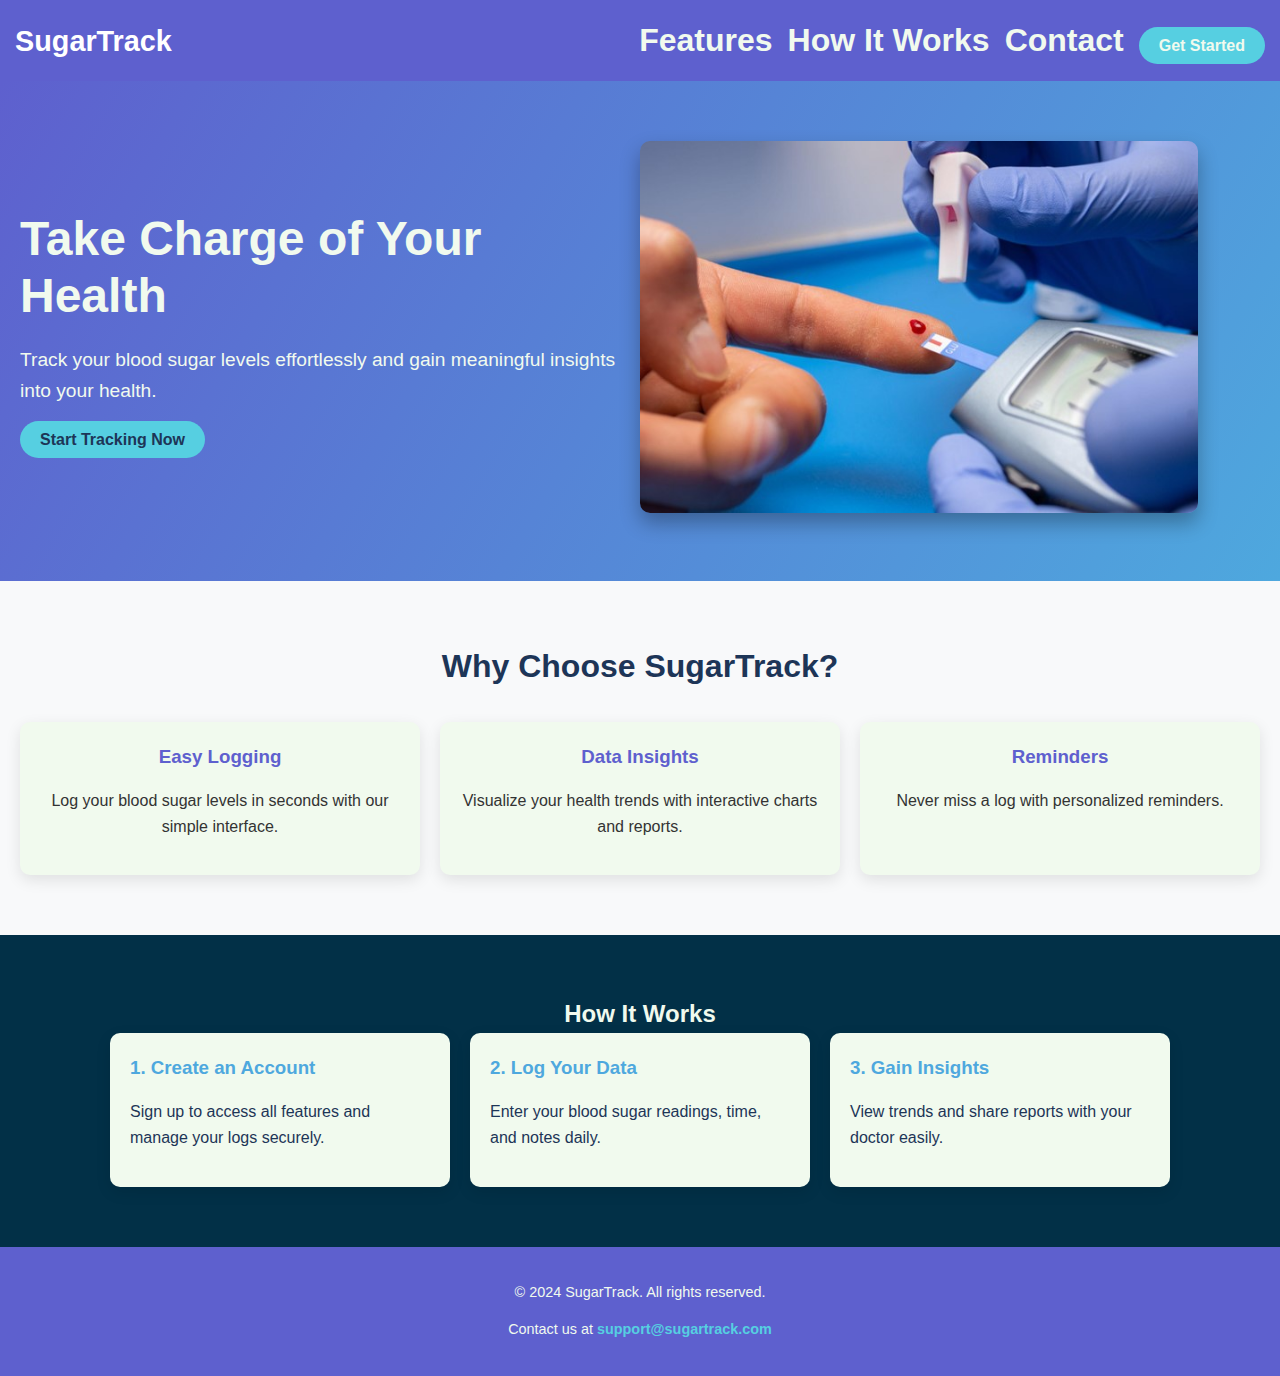
<file: index.html>
<!DOCTYPE html>
<html lang="en">
<head>
    <meta charset="UTF-8">
    <meta name="viewport" content="width=device-width, initial-scale=1.0">
    <title>Blood Sugar Tracker</title>
    <link rel="stylesheet" href="styles.css">
</head>
<body>
    <!-- Header Section -->
    <header class="header">
        <nav class="navbar">
            <h1 class="logo">SugarTrack</h1>
            <ul class="nav-links">
                <li><a href="#features">Features</a></li>
                <li><a href="#how-it-works">How It Works</a></li>
                <li><a href="#contact">Contact</a></li>
                <li><a href="getstarted.html" class="btn btn-primary">Get Started</a></li>
            </ul>
        </nav>
    </header>

    <!-- Hero Section -->
    <section class="hero">
        <div class="hero-content">
            <h1>Take Charge of Your Health</h1>
            <p>Track your blood sugar levels effortlessly and gain meaningful insights into your health.</p>
            <a href="/getstarted.html" class="btn btn-primary">Start Tracking Now</a>
        </div>
        <div class="hero-image">
            <img src="/Blood-sugar.jpg" alt="Blood Sugar Tracker">
        </div>
    </section>

    <!-- Features Section -->
    <section id="features" class="features">
        <h2>Why Choose SugarTrack?</h2>
        <div class="feature-grid">
            <div class="feature-item">
                <h3>Easy Logging</h3>
                <p>Log your blood sugar levels in seconds with our simple interface.</p>
            </div>
            <div class="feature-item">
                <h3>Data Insights</h3>
                <p>Visualize your health trends with interactive charts and reports.</p>
            </div>
            <div class="feature-item">
                <h3>Reminders</h3>
                <p>Never miss a log with personalized reminders.</p>
            </div>
        </div>
    </section>

    <!-- How It Works Section -->
    <section id="how-it-works" class="how-it-works">
        <h2>How It Works</h2>
        <div class="steps">
            <div class="step">
                <h3>1. Create an Account</h3>
                <p>Sign up to access all features and manage your logs securely.</p>
            </div>
            <div class="step">
                <h3>2. Log Your Data</h3>
                <p>Enter your blood sugar readings, time, and notes daily.</p>
            </div>
            <div class="step">
                <h3>3. Gain Insights</h3>
                <p>View trends and share reports with your doctor easily.</p>
            </div>
        </div>
    </section>

    <!-- Footer Section -->
    <footer id="contact" class="footer">
        <p>© 2024 SugarTrack. All rights reserved.</p>
        <p>Contact us at <a href="mailto:support@sugartrack.com">support@sugartrack.com</a></p>
    </footer>
</body>
</html>
</file>
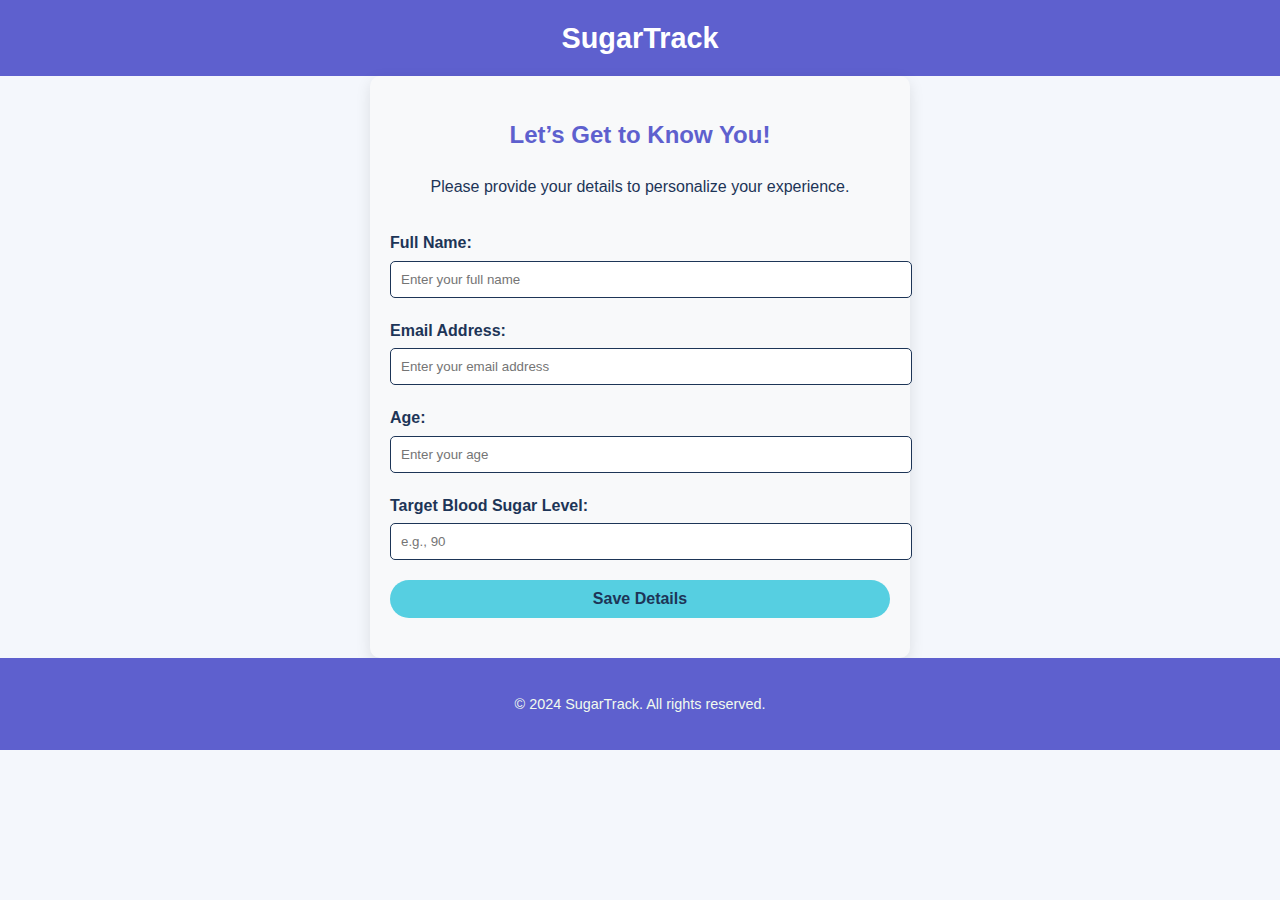
<file: getstarted.html>
<!DOCTYPE html>
<html lang="en">
<head>
    <meta charset="UTF-8">
    <meta name="viewport" content="width=device-width, initial-scale=1.0">
    <title>User Details - SugarTrack</title>
    <link rel="stylesheet" href="styles.css">
</head>
<body>
    <!-- Header Section -->
    <header class="header">
        <h1 class="logo">SugarTrack</h1>
    </header>

    <!-- Main Content -->
    <main class="user-details">
        <h2>Let’s Get to Know You!</h2>
        <p>Please provide your details to personalize your experience.</p>

        <!-- User Details Form -->
        <form id="user-details-form">
            <label for="full-name">Full Name:</label>
            <input type="text" id="full-name" name="full-name" placeholder="Enter your full name" required>

            <label for="email">Email Address:</label>
            <input type="email" id="email" name="email" placeholder="Enter your email address" required>

            <label for="age">Age:</label>
            <input type="number" id="age" name="age" placeholder="Enter your age" required>

            <label for="target-sugar-level">Target Blood Sugar Level:</label>
            <input type="number" id="target-sugar-level" name="target-sugar-level" placeholder="e.g., 90" required>

            <button type="submit" class="btn btn-primary">Save Details</button>
        </form>

        <!-- Confirmation Message -->
        <p id="confirmation-message" style="display: none; color: var(--primary-color); font-weight: bold;">
            Your details have been saved successfully!
        </p>
    </main>

    <!-- Footer -->
    <footer class="footer">
        <p>© 2024 SugarTrack. All rights reserved.</p>
    </footer>

    <!-- JavaScript -->
    <script src="script.js"></script>
</body>
</html>
</file>
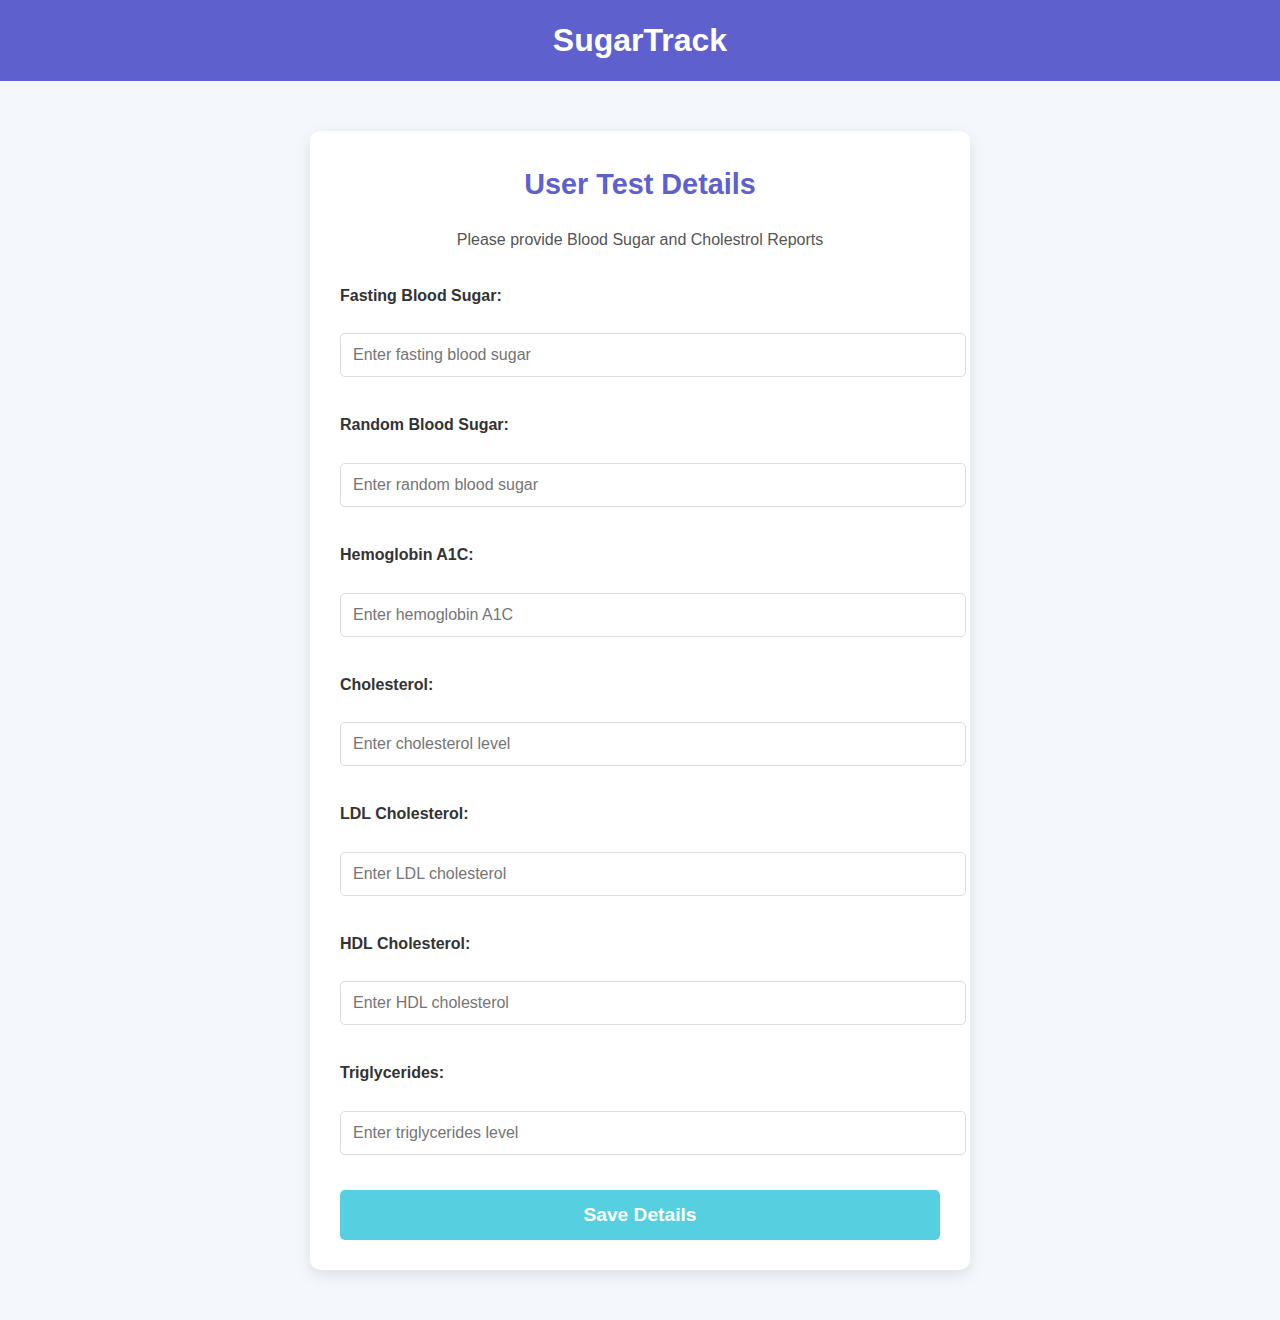
<file: Testdetails.html>
<!DOCTYPE html>
<html lang="en">
<head>
    <meta charset="UTF-8">
    <meta name="viewport" content="width=device-width, initial-scale=1.0">
    <title>Add User Health Data</title>
    <link rel="stylesheet" href="styles.css">
</head>
<body>

    <div class="header">SugarTrack</div>

    <div class="add-user-health-data">
        <h2>User Test Details</h2>
        <p>Please provide Blood Sugar and Cholestrol Reports</p>

        <form id="healthDataForm">
            <label for="fastingBloodSugar">Fasting Blood Sugar:</label>
            <input type="number" id="fastingBloodSugar" name="fastingBloodSugar" placeholder="Enter fasting blood sugar" required>

            <label for="randomBloodSugar">Random Blood Sugar:</label>
            <input type="number" id="randomBloodSugar" name="randomBloodSugar" placeholder="Enter random blood sugar" required>

            <label for="hemoglobinA1C">Hemoglobin A1C:</label>
            <input type="number" id="hemoglobinA1C" name="hemoglobinA1C" placeholder="Enter hemoglobin A1C" required>

            <label for="cholesterol">Cholesterol:</label>
            <input type="number" id="cholesterol" name="cholesterol" placeholder="Enter cholesterol level" required>

            <label for="ldlCholesterol">LDL Cholesterol:</label>
            <input type="number" id="ldlCholesterol" name="ldlCholesterol" placeholder="Enter LDL cholesterol" required>

            <label for="hdlCholesterol">HDL Cholesterol:</label>
            <input type="number" id="hdlCholesterol" name="hdlCholesterol" placeholder="Enter HDL cholesterol" required>

            <label for="triglycerides">Triglycerides:</label>
            <input type="number" id="triglycerides" name="triglycerides" placeholder="Enter triglycerides level" required>

            <button type="submit">Save Details</button>
        </form>
    </div>

</body>
</html>
</file>
<file: styles.css>
/* Global Styles */
body {
    font-family: 'Poppins', Arial, sans-serif;
    margin: 0;
    padding: 0;
    box-sizing: border-box;
    line-height: 1.6;
}

h1, h2, h3 {
    margin: 0;
}

a {
    text-decoration: none;
    color: inherit;
}

ul {
    list-style: none;
    padding: 0;
    margin: 0;
}

/* Color Palette */
:root {
    --primary-color: #5e60ce;
    --secondary-color: #4ea8de;
    --accent-color: #56cfe1;
    --text-dark: #1d3557;
    --text-light: #f1faee;
    --bg-light: #f8f9fa;
    --bg-dark: #023047;
}

/* Header Styles */
.header {
    background: var(--primary-color);
    color: var(--text-light);
    padding: 15px 20px;
}

.navbar {
    display: flex;
    justify-content: space-between;
    align-items: center;
}

.logo {
    font-size: 1.8rem;
    font-weight: bold;
}

.nav-links {
    display: flex;
    gap: 15px;
}

.nav-links li a {
    color: var(--text-light);
    font-weight: bold;
    transition: color 0.3s ease;
}

.nav-links li a:hover {
    color: var(--accent-color);
}

.btn {
    padding: 10px 20px;
    font-size: 1rem;
    font-weight: bold;
    border-radius: 25px;
    border: none;
    cursor: pointer;
    transition: background 0.3s ease, transform 0.2s ease;
}

.btn-primary {
    background: var(--accent-color);
    color: var(--text-dark);
}

.btn-primary:hover {
    background: var(--secondary-color);
    transform: scale(1.05);
}

/* Hero Section */
.hero {
    display: flex;
    justify-content: space-between;
    align-items: center;
    padding: 60px 20px;
    background: linear-gradient(120deg, var(--primary-color), var(--secondary-color));
    color: var(--text-light);
}

.hero-content {
    max-width: 50%;
}

.hero-content h1 {
    font-size: 3rem;
    margin-bottom: 20px;
    line-height: 1.2;
}

.hero-content p {
    margin-bottom: 20px;
    font-size: 1.2rem;
}

.hero-image img {
    max-width: 90%;
    border-radius: 10px;
    box-shadow: 0px 10px 20px rgba(0, 0, 0, 0.3);
}

/* Features Section */
.features {
    padding: 60px 20px;
    background: var(--bg-light);
    text-align: center;
}

.features h2 {
    font-size: 2rem;
    color: var(--text-dark);
    margin-bottom: 30px;
}

.feature-grid {
    display: grid;
    grid-template-columns: repeat(auto-fit, minmax(250px, 1fr));
    gap: 20px;
}

.feature-item {
    background: var(--text-light);
    padding: 20px;
    border-radius: 10px;
    box-shadow: 0px 5px 15px rgba(0, 0, 0, 0.1);
    transition: transform 0.3s ease;
}

.feature-item:hover {
    transform: translateY(-5px);
    box-shadow: 0px 10px 20px rgba(0, 0, 0, 0.15);
}

.feature-item h3 {
    color: var(--primary-color);
    margin-bottom: 15px;
}

/* How It Works Section */
.how-it-works {
    padding: 60px 20px;
    background: var(--bg-dark);
    color: var(--text-light);
    text-align: center;
}

.steps {
    display: flex;
    flex-wrap: wrap;
    gap: 20px;
    justify-content: center;
}

.step {
    background: var(--text-light);
    color: var(--text-dark);
    padding: 20px;
    border-radius: 10px;
    max-width: 300px;
    box-shadow: 0px 5px 15px rgba(0, 0, 0, 0.1);
    text-align: left;
}

.step h3 {
    color: var(--secondary-color);
    margin-bottom: 10px;
}

/* Footer Section */
.footer {
    padding: 20px;
    background: var(--primary-color);
    color: var(--text-light);
    text-align: center;
    font-size: 0.9rem;
}

.footer a {
    color: var(--accent-color);
    font-weight: bold;
    transition: color 0.3s ease;
}

.footer a:hover {
    color: var(--text-light);
}
.user-details {
    padding: 40px 20px;
    max-width: 500px;
    margin: 0 auto;
    background: var(--bg-light);
    border-radius: 10px;
    box-shadow: 0px 5px 15px rgba(0, 0, 0, 0.1);
}

.user-details h2 {
    color: var(--primary-color);
    text-align: center;
    margin-bottom: 20px;
}

.user-details p {
    text-align: center;
    margin-bottom: 30px;
    color: var(--text-dark);
}

.user-details form label {
    display: block;
    font-weight: bold;
    margin-bottom: 5px;
    color: var(--text-dark);
}

.user-details form input {
    width: 100%;
    padding: 10px;
    margin-bottom: 20px;
    border: 1px solid var(--text-dark);
    border-radius: 5px;
}

.user-details form .btn {
    width: 100%;
    text-align: center;
}
/* General Page Styles */
body {
    font-family: 'Poppins', Arial, sans-serif;
    margin: 0;
    padding: 0;
    background: #f4f7fc;
    color: #333;
}

/* Header Style */
.header {
    background-color: #5e60ce;
    padding: 15px;
    color: white;
    text-align: center;
    font-size: 2rem;
    font-weight: bold;
}

/* Add User Health Data Form Styles */
.add-user-health-data {
    max-width: 600px;
    margin: 50px auto;
    background: white;
    padding: 30px;
    border-radius: 10px;
    box-shadow: 0px 5px 15px rgba(0, 0, 0, 0.1);
}

.add-user-health-data h2 {
    font-size: 1.8rem;
    color: #5e60ce;
    text-align: center;
    margin-bottom: 20px;
}

.add-user-health-data p {
    text-align: center;
    color: #555;
    margin-bottom: 30px;
    font-size: 1rem;
}

.add-user-health-data form {
    display: flex;
    flex-direction: column;
    gap: 20px;
}

.add-user-health-data form label {
    font-size: 1rem;
    font-weight: bold;
    margin-bottom: 5px;
    color: #333;
}

.add-user-health-data form input {
    padding: 12px;
    font-size: 1rem;
    border: 1px solid #ddd;
    border-radius: 5px;
    margin-bottom: 15px;
    width: 100%;
}

.add-user-health-data form input:focus {
    border-color: #5e60ce;
    outline: none;
}

.add-user-health-data form button {
    background-color: #56cfe1;
    color: white;
    padding: 14px;
    font-size: 1.2rem;
    font-weight: bold;
    border: none;
    border-radius: 5px;
    cursor: pointer;
    transition: background-color 0.3s ease;
}

.add-user-health-data form button:hover {
    background-color: #4ea8de;
}

/* Responsive Design */
@media (max-width: 768px) {
    .add-user-health-data {
        width: 90%;
        padding: 20px;
    }
}
</file>
